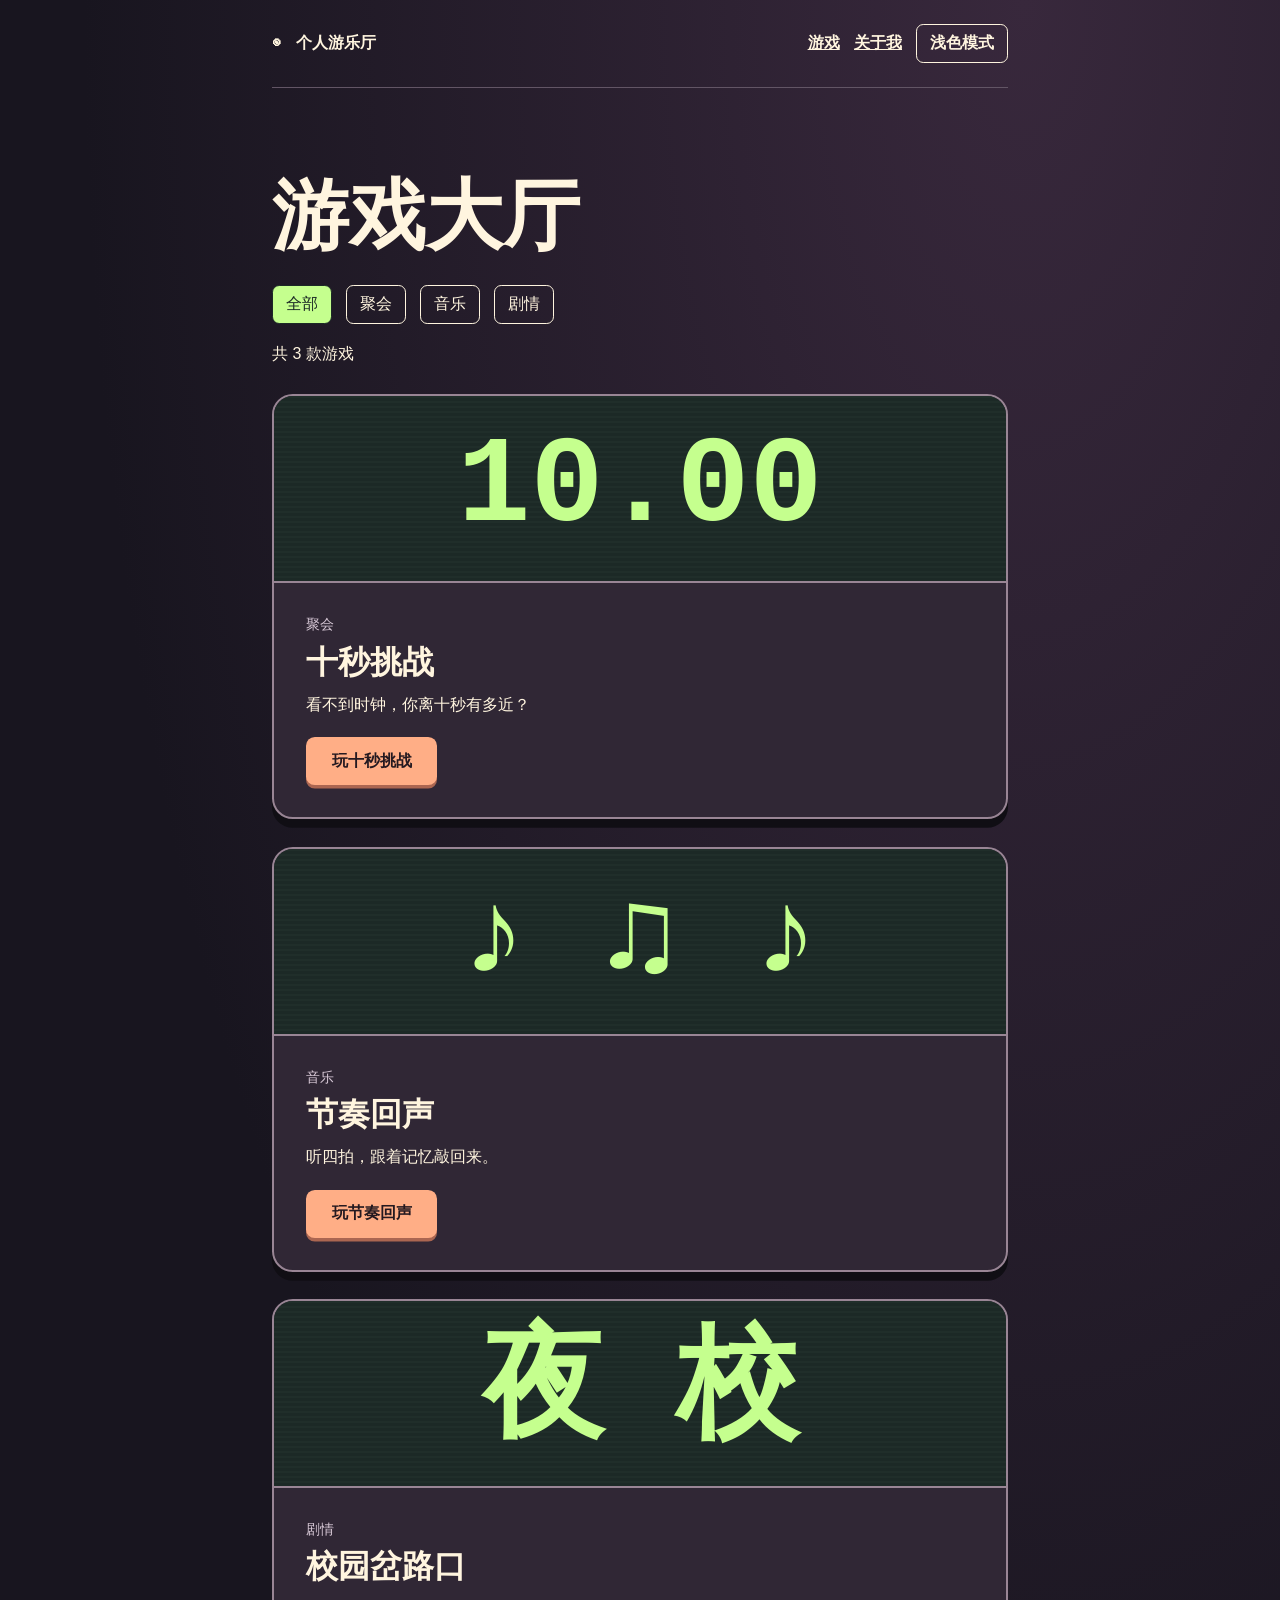
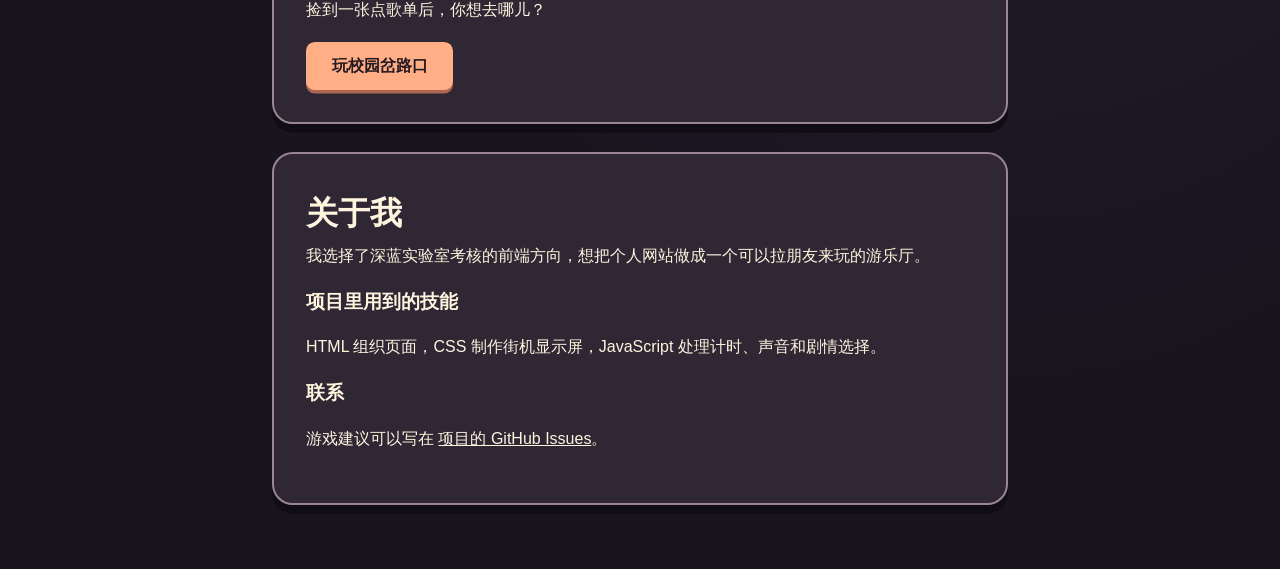
<file: site/index.html>
<!doctype html>
<html lang="zh-CN">
<head><meta charset="utf-8"><meta name="viewport" content="width=device-width,initial-scale=1"><title>个人游乐厅</title><link rel="stylesheet" href="style.css"><script defer src="projects.js"></script><script defer src="lobby.js"></script><script defer src="theme.js"></script></head>
<body>
<header class="nav"><strong>◉　个人游乐厅</strong><nav aria-label="主导航"><a href="#games">游戏</a><a href="#about">关于我</a><button id="theme" type="button" aria-pressed="false">浅色模式</button></nav></header>
<main><h1 id="games">游戏大厅</h1>
<div id="filters" role="group" aria-label="游戏分类"></div>
<p id="count" role="status"></p><div id="projects"></div>
<section id="about" class="panel"><h2>关于我</h2><p>我选择了深蓝实验室考核的前端方向，想把个人网站做成一个可以拉朋友来玩的游乐厅。</p><h3>项目里用到的技能</h3><p>HTML 组织页面，CSS 制作街机显示屏，JavaScript 处理计时、声音和剧情选择。</p><h3>联系</h3><p>游戏建议可以写在 <a href="https://github.com/WeiHaoxuan/personal-arcade/issues">项目的 GitHub Issues</a>。</p></section></main>
</body></html>
</file>
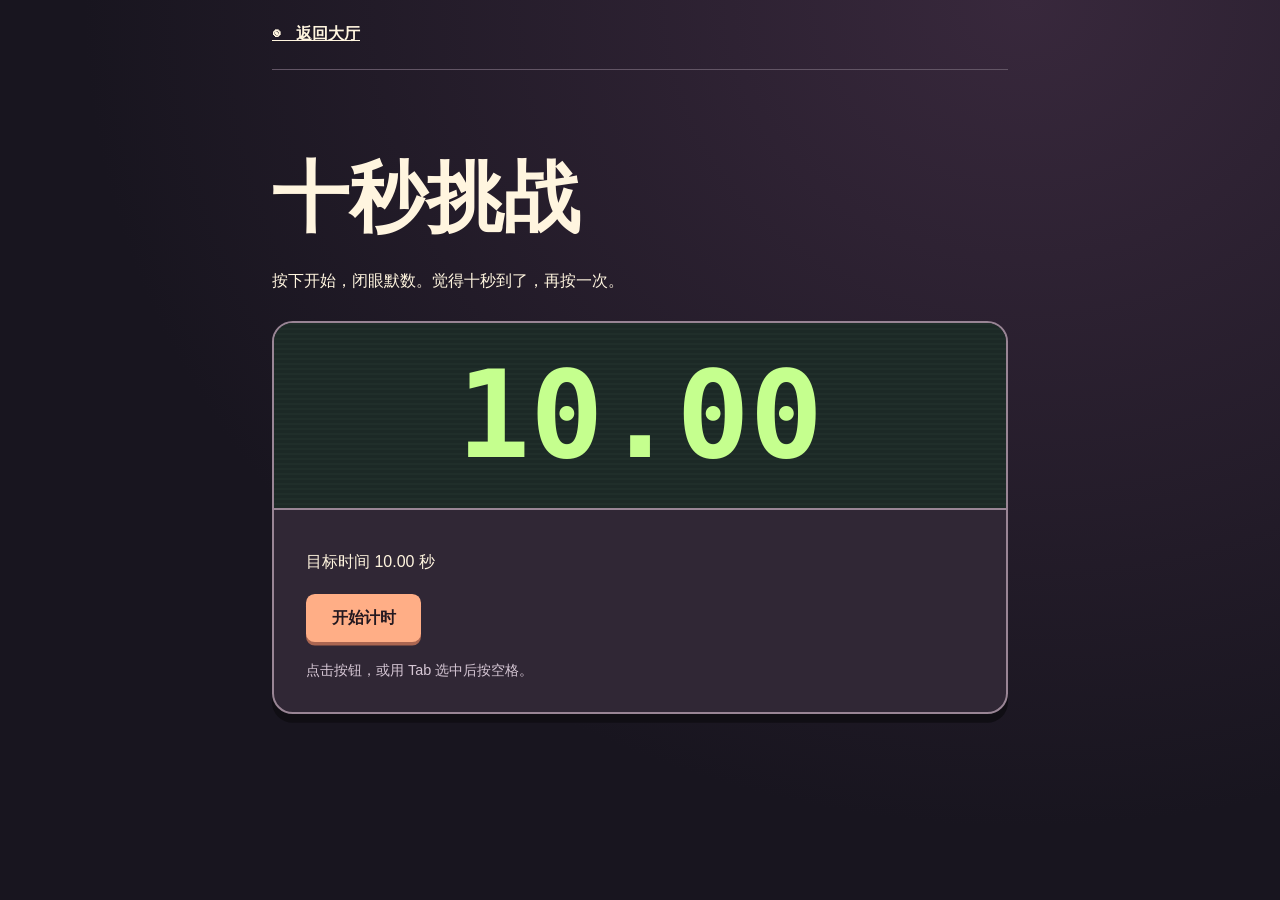
<file: site/game.html>
<!doctype html>
<html lang="zh-CN">
<head>
  <meta charset="utf-8">
  <meta name="viewport" content="width=device-width,initial-scale=1">
  <title>十秒挑战 · 个人游乐厅</title>
  <link rel="stylesheet" href="style.css">
  <script defer src="game.js"></script>
<script defer src="theme.js"></script></head>
<body>
  <header><a href="index.html">◉　返回大厅</a></header>
  <main>
    <h1>十秒挑战</h1>
    <p>按下开始，闭眼默数。觉得十秒到了，再按一次。</p>
    <section aria-label="游戏机">
      <div id="display" class="screen" aria-hidden="true">10.00</div>
      <div class="panel">
        <p id="message" role="status">目标时间 10.00 秒</p>
        <button class="button" id="play" type="button">开始计时</button>
        <small>点击按钮，或用 Tab 选中后按空格。</small>
      </div>
    </section>
  </main>
</body>
</html>
</file>
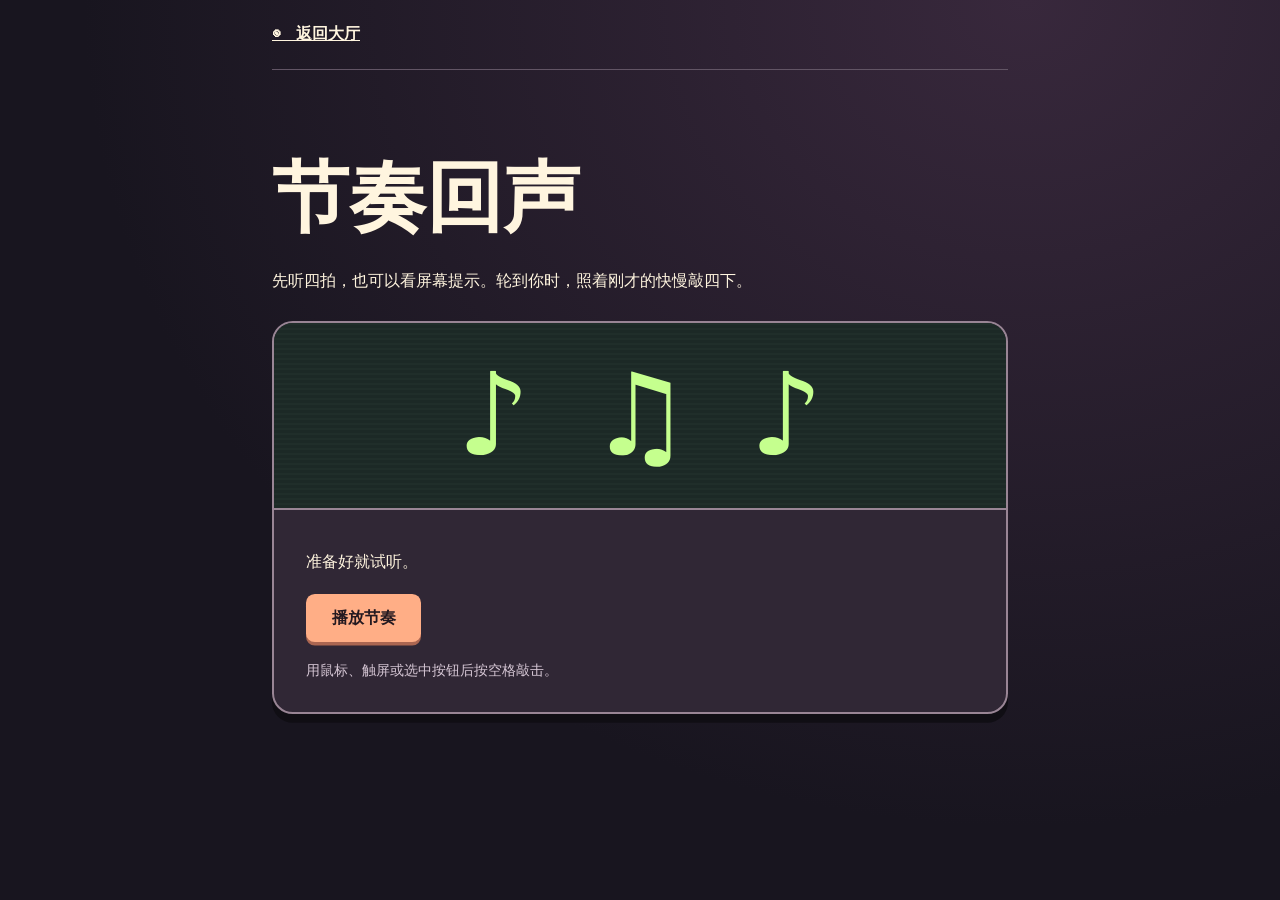
<file: site/rhythm.html>
<!doctype html>
<html lang="zh-CN">
<head>
  <meta charset="utf-8">
  <meta name="viewport" content="width=device-width,initial-scale=1">
  <title>节奏回声 · 个人游乐厅</title>
  <link rel="stylesheet" href="style.css">
  <script defer src="rhythm.js"></script>
<script defer src="theme.js"></script></head>
<body>
  <header><a href="index.html">◉　返回大厅</a></header>
  <main>
    <h1>节奏回声</h1>
    <p>先听四拍，也可以看屏幕提示。轮到你时，照着刚才的快慢敲四下。</p>
    <section aria-label="节奏游戏机">
      <div class="screen" id="beat" aria-hidden="true">♪ ♫ ♪</div>
      <div class="panel">
        <p id="feedback" role="status">准备好就试听。</p>
        <button id="pad" class="button" type="button">播放节奏</button>
        <small>用鼠标、触屏或选中按钮后按空格敲击。</small>
      </div>
    </section>
  </main>
</body>
</html>
</file>
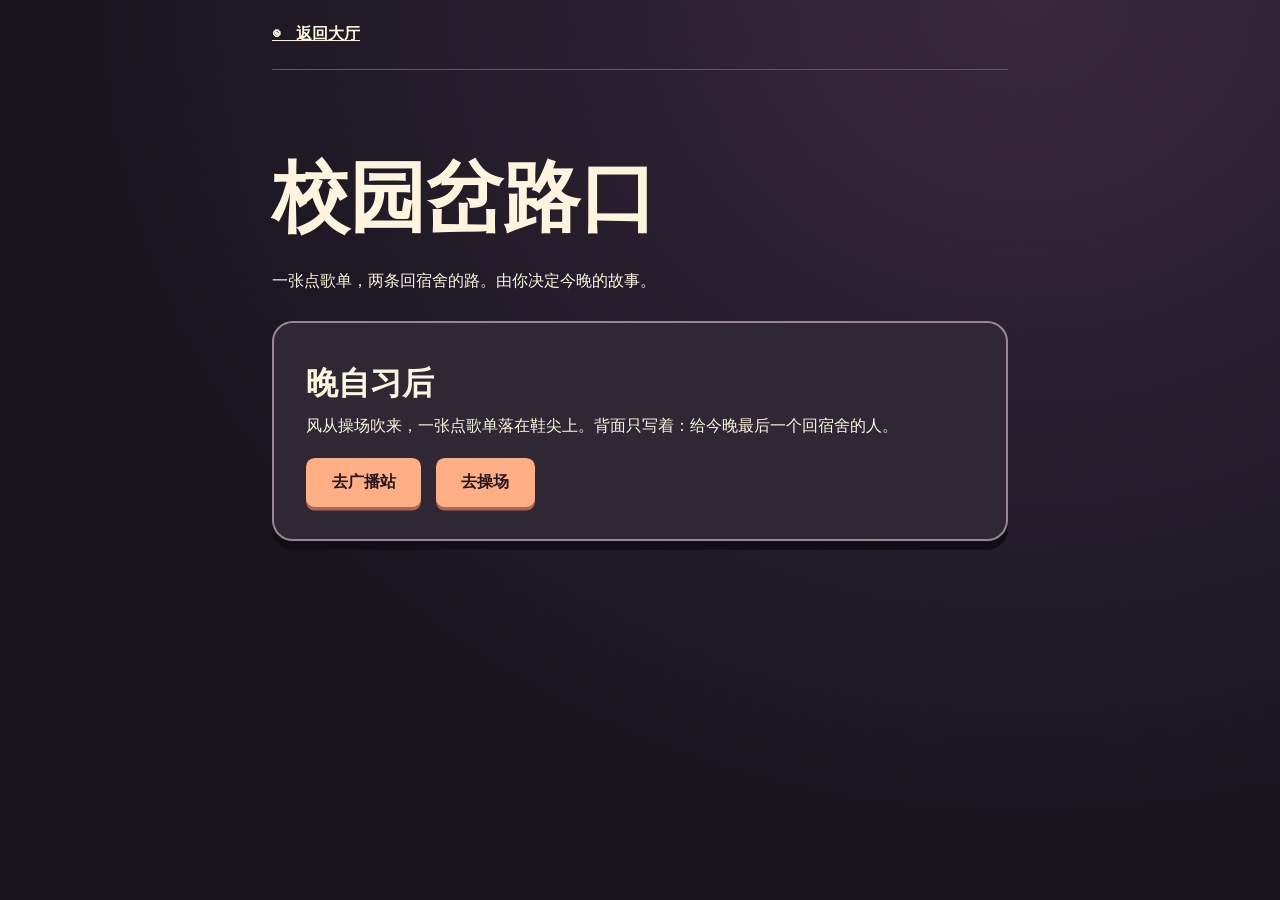
<file: site/story.html>
<!doctype html>
<html lang="zh-CN"><head><meta charset="utf-8"><meta name="viewport" content="width=device-width,initial-scale=1"><title>校园岔路口 · 个人游乐厅</title><link rel="stylesheet" href="style.css"><script defer src="story.js"></script><script defer src="theme.js"></script></head>
<body><header><a href="index.html">◉　返回大厅</a></header><main><h1>校园岔路口</h1><p>一张点歌单，两条回宿舍的路。由你决定今晚的故事。</p><section class="panel" aria-label="校园故事"><h2 id="scene" tabindex="-1"></h2><p id="story"></p><div id="choices"></div></section></main></body></html>
</file>
<file: site/style.css>
:root {
  color-scheme: dark;
  font-family: "Space Mono", "Microsoft YaHei", sans-serif;
  color: #fff5df;
  background: #18151f;
}
* { box-sizing: border-box; }
body { margin: 0; min-height: 100vh; background: radial-gradient(ellipse at 80% 0%, #38283c, transparent 65%); }
header, main { width: min(46rem, 90%); margin: auto; }
header { padding: 1.5rem 0; border-bottom: 1px solid #625565; font-weight: bold; }
header a { color: inherit; }
main { padding: clamp(1.8rem, 7vw, 4.8rem) 0 4rem; }
h1 { margin: 0 0 1rem; font-size: clamp(2.4rem, 8vw, 4.8rem); }
h2 { margin: .4rem 0; font-size: 2rem; }
p { line-height: 1.7; }
article, section { margin-top: 1.7rem; overflow: hidden; border: 2px solid #998595; border-radius: 1.3rem; background: #302735; box-shadow: 0 .55rem 0 #100e14; }
.screen { padding: 1.6rem .6rem; text-align: center; color: #c5ff8e; font: bold clamp(3.3rem, 15vw, 7.6rem)/1.1 Consolas, monospace; background: repeating-linear-gradient(0deg, #1c2926 0 3px, #202e2a 3px 5px); border-bottom: 2px solid #998595; overflow-wrap: anywhere; }
.panel { padding: clamp(1.2rem, 4vw, 2rem); }
.panel p { margin: .35rem 0 1.2rem; }
small { display: block; color: #d6c7d5; font-size: .9rem; }
.button { display: inline-block; padding: .85rem 1.6rem; border: 0; border-radius: .55rem; background: #ffae86; color: #241920; font: inherit; font-weight: bold; text-decoration: none; box-shadow: 0 .22rem 0 #ab6651; cursor: pointer; }
.button:hover { background: #ffc4a6; }
.button:active { transform: translateY(2px); }
:focus-visible { outline: 3px solid #beff89; outline-offset: 4px; }
button + small { margin-top: 1.15rem; }
.nav, nav, #choices, #filters { display:flex; flex-wrap:wrap; align-items:center; gap: .9rem; }
.nav { justify-content:space-between; }
nav button, #filters button { background: transparent; color:inherit; border:1px solid currentColor; border-radius:.45rem; padding:.5rem .8rem; cursor:pointer; font:inherit; }
nav button[aria-pressed=true], #filters button[aria-pressed=true] { background:#c5ff8e; color:#1c2926; }
a { color:inherit; }
.light { color-scheme: light; background:#faf3e7; color:#302235; }
.light body { background:linear-gradient(#ffead9, #faf3e7 38rem); }
.light article, .light section { background:#fffaf0; border-color:#867686; box-shadow:0 .4rem 0 #cdbccb; }
.light small { color:#564559; }
.light :focus-visible { outline-color:#6e2c7b; }
</file>
